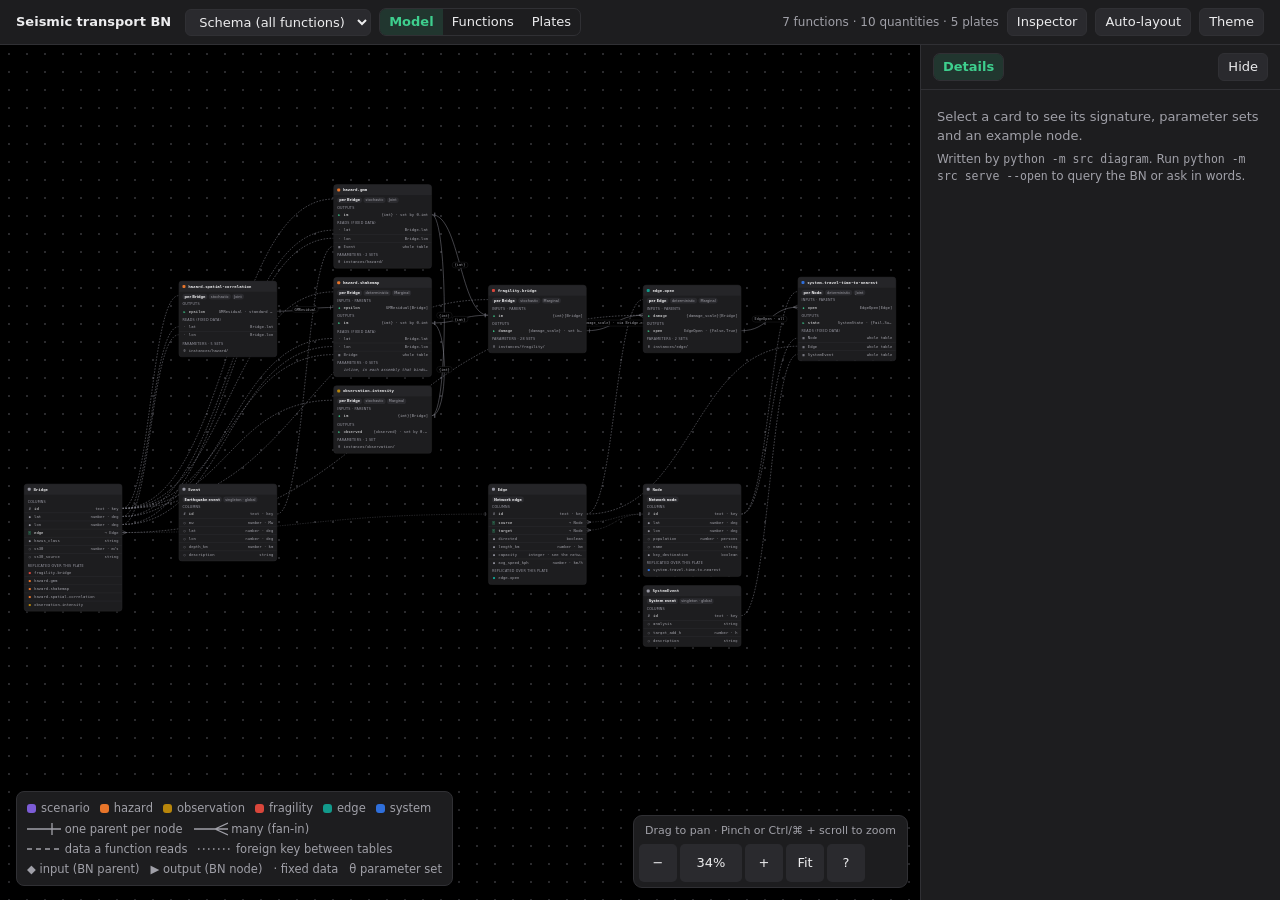
<file: schema/diagram.html>
<!doctype html>
<html lang="en" data-theme="dark">
<head>
<meta charset="utf-8">
<meta name="viewport" content="width=device-width, initial-scale=1">
<title>Seismic Transport BN</title>
<style>
:root {
  --bg: #f6f6f7; --canvas: #fbfbfc; --grid: #dcdce1; --card: #ffffff; --card-line: #e3e3e8;
  --head: #f3f3f5; --text: #1b1b1f; --muted: #6c6c78; --faint: #9a9aa5; --chip: #efeff2;
  --wire: #a3a3ae; --hi: #0e9f6e; --hi-soft: rgba(14,159,110,.12); --warn: #b45309; --warn-soft: #fef3c7;
  --bad: #b91c1c; --bad-soft: #fee2e2;
  --shadow: 0 1px 2px rgba(0,0,0,.05), 0 4px 14px rgba(0,0,0,.05);
  --r-scenario: #7c5cd6; --r-hazard: #e8752a; --r-observation: #b8860b; --r-fragility: #d9463b;
  --r-edge: #129a8b; --r-system: #2f6fdb;
  --mono: ui-monospace, "Cascadia Code", "SF Mono", Menlo, Consolas, monospace;
  --sans: system-ui, -apple-system, "Segoe UI", Roboto, sans-serif;
}
@media (prefers-color-scheme: dark) {
  :root:not([data-theme="light"]) {
    --bg: #111112; --canvas: #000000; --grid: #2a2a2d; --card: #1d1d1f; --card-line: #303034;
    --head: #252528; --text: #ececee; --muted: #a0a0a8; --faint: #9898a3; --chip: #2a2a2e;
    --wire: #8b8b96; --hi: #3ecf8e; --hi-soft: rgba(62,207,142,.14); --warn: #fbbf24; --warn-soft: #3a2c0b;
    --bad: #fca5a5; --bad-soft: #3b1212;
    --shadow: 0 1px 2px rgba(0,0,0,.4), 0 6px 18px rgba(0,0,0,.35);
  }
}
:root[data-theme="dark"] {
  color-scheme: dark;
  --bg: #111112; --canvas: #000000; --grid: #2a2a2d; --card: #1d1d1f; --card-line: #303034;
  --head: #252528; --text: #ececee; --muted: #a0a0a8; --faint: #9898a3; --chip: #2a2a2e;
  --wire: #8b8b96; --hi: #3ecf8e; --hi-soft: rgba(62,207,142,.14); --warn: #fbbf24; --warn-soft: #3a2c0b;
  --bad: #fca5a5; --bad-soft: #3b1212;
  --shadow: 0 1px 2px rgba(0,0,0,.4), 0 6px 18px rgba(0,0,0,.35);
}
* { box-sizing: border-box; }
html, body { margin: 0; height: 100%; }
body { height: 100dvh; }
body { background: var(--bg); color: var(--text); font: 13px/1.4 var(--sans); display: flex; flex-direction: column; overflow: hidden; }
button, select, input, textarea { font: inherit; color: inherit; }

.bar { display: flex; flex-wrap: wrap; align-items: center; gap: 8px; padding: 8px 16px; border-bottom: 1px solid var(--card-line); background: var(--card); z-index: 3; }
.brand { font-weight: 600; margin-right: 6px; }
.bar > * { min-width: 0; }
.bar select { max-width: min(260px, 100%); text-overflow: ellipsis; }
.bar select, .bar button, .side button, .side select, .side input, .side textarea {
  background: var(--chip); border: 1px solid var(--card-line); border-radius: 6px; padding: 4px 9px; }
.bar button, .side button { cursor: pointer; }
.bar button:hover, .side button:hover { border-color: var(--faint); }
.seg { display: inline-flex; border: 1px solid var(--card-line); border-radius: 7px; overflow: hidden; }
.seg button { border: 0 !important; border-radius: 0 !important; background: transparent !important; }
.seg button.on { background: var(--hi-soft) !important; color: var(--hi); font-weight: 600; }
.seg button:disabled { opacity: .4; cursor: default; }
.spacer { flex: 1; }
#stats { color: var(--muted); font-size: 12px; }

main { position: relative; flex: 1; min-height: 0; display: flex; }
#canvas { position: relative; flex: 1; overflow: hidden; cursor: grab; touch-action: none;
  container-type: inline-size;
  background-color: var(--canvas);
  background-image: radial-gradient(var(--grid) 1px, transparent 1px); background-size: 18px 18px; }
#canvas.panning { cursor: grabbing; }
#world { position: absolute; left: 0; top: 0; transform-origin: 0 0; }
#wires { position: absolute; left: 0; top: 0; overflow: visible; width: 1px; height: 1px; pointer-events: none; }
#wires path.wire { fill: none; stroke: var(--wire); stroke-width: 1.4; }
#wires path.hit { fill: none; stroke: transparent; stroke-width: 12; pointer-events: stroke; cursor: help; }
#wires path.end { fill: none; stroke: var(--wire); stroke-width: 1.4; }
#wires path.wire.data { stroke-dasharray: 5 4; }
#wires path.wire.fk { stroke-dasharray: 1.5 3.5; }
#wires g.hot path.wire, #wires g.hot path.end { stroke: var(--hi); stroke-width: 2; }
#wires g.dim { opacity: .25; }
.wlabel { position: absolute; transform: translate(-50%, -50%); font: 10.5px/1 var(--mono); color: var(--muted);
  background: var(--canvas); border: 1px solid var(--card-line); border-radius: 10px; padding: 3px 7px; white-space: nowrap; pointer-events: none; }
.wlabel.hot { color: var(--hi); border-color: var(--hi); }
.wlabel.dim { opacity: .25; }

.card { position: absolute; width: 292px; background: var(--card); border: 1px solid var(--card-line); border-radius: 9px;
  box-shadow: var(--shadow); user-select: none; cursor: default; }
.card.sel { border-color: var(--hi); box-shadow: 0 0 0 3px var(--hi-soft), var(--shadow); }
.card.ran .head::after { content: "computed"; margin-left: auto; font: 600 9.5px/1 var(--sans); letter-spacing: .05em;
  text-transform: uppercase; color: var(--hi); }
.card .head { display: flex; align-items: center; gap: 8px; padding: 8px 10px; background: var(--head); border-bottom: 1px solid var(--card-line);
  border-radius: 9px 9px 0 0; cursor: move; }
.card .dot { width: 9px; height: 9px; border-radius: 3px; flex: none; }
.card .fid { font: 600 12px/1.2 var(--mono); overflow: hidden; text-overflow: ellipsis; white-space: nowrap; }
.card .sub { display: flex; flex-wrap: wrap; gap: 4px; padding: 6px 10px 2px; }
.chip { font-size: 10.5px; padding: 1px 6px; border-radius: 9px; background: var(--chip); color: var(--muted); white-space: nowrap; }
.chip.plate { color: var(--text); font-weight: 600; }
.chip.warn { background: var(--warn-soft); color: var(--warn); }
.sec { padding: 6px 10px 2px; font-size: 10px; text-transform: uppercase; letter-spacing: .06em; color: var(--faint); }
.row { display: flex; align-items: center; gap: 7px; padding: 3px 10px; min-height: 24px; font: 11.5px/1.2 var(--mono); }
.row + .row { border-top: 1px solid var(--card-line); }
.row .ico { width: 12px; text-align: center; color: var(--faint); flex: none; font-size: 10px; }
.row .nm { flex: 1; overflow: hidden; text-overflow: ellipsis; white-space: nowrap; }
.row .ty { color: var(--muted); overflow: hidden; text-overflow: ellipsis; white-space: nowrap; max-width: 60%; text-align: right; }
.row.in .ico, .row.out .ico { color: var(--hi); }
.row.dimrow { color: var(--muted); }
.row.more { color: var(--faint); font-style: italic; }
.card .foot { height: 6px; }

.side { width: clamp(260px, 30vw, 360px); min-width: 0; min-height: 0; flex: none; border-left: 1px solid var(--card-line); background: var(--card); display: none; flex-direction: column; z-index: 5; }
body.inspector-open .side { display: flex; }
#inspector-close { margin-left: auto; }
.side .tabs { padding: 8px 12px; border-bottom: 1px solid var(--card-line); display: flex; gap: 8px; align-items: center; }
.pane { flex: 1; min-height: 0; overflow: auto; overflow-wrap: anywhere; padding: 12px 16px 24px; overscroll-behavior: contain; }
.pane[hidden] { display: none; }
.pane h2 { font: 600 14px/1.3 var(--mono); margin: 0 0 2px; word-break: break-all; }
.pane h3 { font-size: 11px; text-transform: uppercase; letter-spacing: .06em; color: var(--faint); margin: 16px 0 6px; }
.pane p { margin: 6px 0; color: var(--muted); }
.sig, .stmt { font: 11.5px/1.55 var(--mono); background: var(--chip); border-radius: 7px; padding: 8px 10px; white-space: pre-wrap; word-break: break-word; }
.stmt { color: var(--text); border-left: 3px solid var(--hi); }
.stmt.refused { border-left-color: var(--bad); }
.pane table { width: 100%; border-collapse: collapse; font-size: 12px; }
.pane td, .pane th { padding: 4px 4px; border-top: 1px solid var(--card-line); vertical-align: top; text-align: left; }
.pane th { font-weight: 600; color: var(--muted); font-size: 11px; }
.pane td.mono, .pane td:first-child { font-family: var(--mono); font-size: 11.5px; }
.pane td.num { text-align: right; white-space: nowrap; font-variant-numeric: tabular-nums; }
.pane code, .pane pre { font-family: var(--mono); font-size: 11.5px; }
.pane pre { background: var(--chip); border-radius: 7px; padding: 8px 10px; overflow: auto; margin: 4px 0; }
.field { display: grid; grid-template-columns: 1fr 150px; gap: 6px; align-items: center; margin: 5px 0; }
.field label { font: 11.5px/1.3 var(--mono); color: var(--muted); word-break: break-all; }
.field input, .field select { width: 100%; min-width: 0; }
.field.wide { grid-template-columns: 1fr; }
.inline { display: flex; gap: 6px; align-items: center; flex-wrap: wrap; }
.inline > * { min-width: 0; }
textarea.json { width: 100%; min-height: 130px; font: 11.5px/1.45 var(--mono); resize: vertical; }
.primary { background: var(--hi) !important; color: #fff !important; border-color: var(--hi) !important; font-weight: 600; }
.note { font-size: 12px; color: var(--muted); }
.err { color: var(--bad); background: var(--bad-soft); border-radius: 7px; padding: 8px 10px; font-size: 12px; white-space: pre-wrap; }
.warnbox { color: var(--warn); background: var(--warn-soft); border-radius: 7px; padding: 6px 10px; font-size: 12px; margin: 6px 0; }
.bubble { margin: 10px 0; }
.bubble.user { background: var(--hi-soft); border-radius: 9px; padding: 8px 10px; }
.bubble.answer { white-space: pre-wrap; }
.bubble .stmt { margin: 6px 0; }
#askform { display: flex; gap: 6px; padding: 10px 12px; border-top: 1px solid var(--card-line); }
#askform textarea { flex: 1; min-height: 38px; height: 38px; resize: vertical; }
#askform[hidden] { display: none; }

#legend { position: absolute; left: 16px; bottom: 14px; background: var(--card); border: 1px solid var(--card-line); border-radius: 8px;
  padding: 8px 10px; font-size: 11.5px; color: var(--muted); box-shadow: var(--shadow); display: grid; gap: 4px; max-width: calc(100% - 292px); }
#legend .roles { display: flex; flex-wrap: wrap; gap: 4px 10px; }
#legend .roles span { display: inline-flex; align-items: center; gap: 5px; }
#legend i { display: inline-block; width: 9px; height: 9px; border-radius: 3px; }
#legend svg { vertical-align: middle; }
#banner { position: absolute; left: 16px; right: 16px; top: 12px; background: var(--warn-soft); color: var(--warn); border-radius: 8px; padding: 10px 12px;
  font: 12px/1.45 var(--mono); white-space: pre-wrap; z-index: 2; }
#banner[hidden] { display: none; }
#tip { position: fixed; z-index: 10; max-width: 340px; background: var(--card); border: 1px solid var(--card-line); border-radius: 7px; padding: 7px 9px;
  font-size: 12px; box-shadow: var(--shadow); pointer-events: none; }
#tip[hidden] { display: none; }
#tip b { font-family: var(--mono); }
#canvas.compact-navigation #legend { display: none; }
@container (max-width: 650px) {
  #legend { display: none; }
}
@media (max-width: 1000px), (max-height: 500px) {
  .side { position: absolute; top: 0; right: 0; bottom: 0; width: min(360px, calc(100% - 24px)); box-shadow: -4px 0 20px #0005; }
}
@media (max-width: 900px) {
  #stats { display: none; }
  .bar { padding: 6px 8px; gap: 5px; }
}
@media (max-width: 640px) {
  .brand { display: none; }
  .bar select { max-width: 180px; }
}
</style>
</head>
<body>
<header class="bar">
  <span class="brand">Seismic transport BN</span>
  <select id="view" aria-label="Bayesian network"></select>
  <div class="seg" id="tabs">
    <button data-tab="model" class="on" title="Functions and the tables they read, in one picture">Model</button>
    <button data-tab="functions" title="Only the functions and the variables between them">Functions</button>
    <button data-tab="plates" title="Only the tables and their foreign keys">Plates</button>
  </div>
  <span class="spacer"></span>
  <span id="stats">Loading…</span>
  <button id="inspector-toggle" aria-controls="inspector-panel" aria-expanded="false">Inspector</button>
  <button id="relayout" title="Discard dragged positions">Auto-layout</button>
  <button id="theme" title="Toggle theme">Theme</button>
</header>
<main>
  <div id="canvas" role="region" aria-label="Interactive schema diagram">
    <div id="world"><svg id="wires"></svg><div id="labels"></div><div id="cards"></div></div>
    <div id="banner" hidden></div>
    <div id="legend"></div>
  </div>
  <aside class="side" id="inspector-panel" aria-label="Diagram inspector">
    <div class="tabs"><div class="seg" id="sidetabs">
      <button data-pane="query" class="on">Query</button>
      <button data-pane="ask">Ask</button>
      <button data-pane="details">Details</button>
    </div><button id="inspector-close" aria-label="Hide diagram inspector">Hide</button></div>
    <section class="pane" id="pane-query"></section>
    <section class="pane" id="pane-ask" hidden><div id="chatlog"></div></section>
    <section class="pane" id="pane-details" hidden><p>Select a card to see its signature, parameter sets and an example node.</p></section>
    <form id="askform" hidden><textarea id="question" placeholder="Ask in words, e.g. how likely is n1 to lose its route to n66 if the magnitude is 7?"></textarea><button class="primary">Ask</button></form>
  </aside>
  <div id="tip" hidden></div>
</main>
<script>
/* Shared navigation for the schema canvas and the application's BN drawing. */
function diagramNavigation(viewport, { get, set, fit, ignoreDrag = () => false, onClick = () => {}, help = "" }) {
  if (!document.getElementById("diagram-navigation-style")) {
    const style = document.createElement("style");
    style.id = "diagram-navigation-style";
    style.textContent = `
      .diagram-viewport { cursor: grab; touch-action: none; container-type: inline-size; }
      .diagram-viewport.panning { cursor: grabbing; }
      .diagram-viewport:focus-visible { outline: 2px solid var(--hi, var(--accent)); outline-offset: -3px; }
      .diagram-navigation { position: absolute; right: 12px; bottom: 12px; z-index: 4; max-width: calc(100% - 24px);
        background: var(--card, var(--raised)); color: var(--text, var(--ink)); border: 1px solid var(--card-line, var(--border));
        border-radius: 9px; padding: 5px; box-shadow: 0 2px 12px #0005; cursor: default; }
      .diagram-navigation .nav-buttons { display: flex; gap: 3px; align-items: center; }
      .diagram-navigation button, .diagram-navigation summary { min-width: 38px; min-height: 38px; padding: 6px 9px;
        background: var(--chip, var(--surface)); color: inherit; border: 1px solid transparent; border-radius: 5px;
        font: inherit; cursor: pointer; text-align: center; }
      .diagram-navigation button:focus-visible, .diagram-navigation summary:focus-visible { outline: 2px solid var(--hi, var(--accent)); }
      .diagram-navigation button:hover, .diagram-navigation summary:hover { border-color: var(--faint, var(--muted)); }
      .diagram-navigation button:disabled { opacity: .4; cursor: default; }
      .diagram-navigation [data-nav=actual] { min-width: 62px; font-variant-numeric: tabular-nums; }
      .diagram-navigation summary { display: grid; place-items: center; list-style: none; }
      .diagram-navigation summary::-webkit-details-marker { display: none; }
      .diagram-navigation .nav-help { position: absolute; right: 0; bottom: 56px; width: 290px; max-width: calc(100vw - 36px);
        padding: 12px; border-radius: 8px; background: inherit; border: inherit; box-shadow: inherit; font: 12px/1.7 system-ui; }
      .diagram-navigation .nav-hint { padding: 2px 6px 5px; color: var(--muted, var(--ink-2)); font: 11px/1.4 system-ui; }
      .compact-navigation .diagram-navigation .nav-hint { display: none; }
      @container (max-width: 480px) {
        .diagram-navigation { right: 8px; bottom: 8px; padding: 3px; }
        .diagram-navigation .nav-hint { display: none; }
      }
    `;
    document.head.append(style);
  }
  viewport.classList.add("diagram-viewport");
  viewport.tabIndex = 0;
  const controls = document.createElement("div");
  controls.className = "diagram-navigation";
  controls.setAttribute("role", "group");
  controls.setAttribute("aria-label", "Diagram navigation");
  controls.innerHTML = `<div class="nav-hint">Drag to pan · Pinch or Ctrl/⌘ + scroll to zoom</div><div class="nav-buttons">
    <button type="button" data-nav="out" aria-label="Zoom out" title="Zoom out (−)">−</button>
    <button type="button" data-nav="actual" aria-label="Reset zoom to 100 percent" title="Reset zoom to 100% (0)">100%</button>
    <button type="button" data-nav="in" aria-label="Zoom in" title="Zoom in (+)">+</button>
    <button type="button" data-nav="fit" title="Fit the whole diagram (F or Home)">Fit</button>
    <details><summary aria-label="Navigation help" title="Navigation help">?</summary><div class="nav-help">
      Drag the diagram to move around.<br>Scroll to move; Shift + scroll to move sideways.<br>
      Pinch or Ctrl/⌘ + scroll to zoom at the pointer.<br>Double-click to zoom in; Shift + double-click to zoom out.<br>
      Keyboard: + / − to zoom, arrows to move, F to fit, 0 for 100%.${help ? `<br>${help}` : ""}
    </div></details></div>`;
  viewport.append(controls);
  const MIN = 0.02, MAX = 4;
  let fitted = true;
  const update = () => {
    const { k } = get();
    controls.querySelector('[data-nav="actual"]').textContent = `${Math.round(k * 100)}%`;
    controls.querySelector('[data-nav="out"]').disabled = k <= MIN;
    controls.querySelector('[data-nav="in"]').disabled = k >= MAX;
  };
  const change = value => { fitted = false; set(value); update(); };
  const fitAll = () => { fit(); fitted = true; update(); };
  const zoom = (k, x = viewport.clientWidth / 2, y = viewport.clientHeight / 2) => {
    const old = get();
    k = Math.min(MAX, Math.max(MIN, k));
    change({ k, tx: x - (x - old.tx) * k / old.k, ty: y - (y - old.ty) * k / old.k });
  };
  const pan = (dx, dy) => { const v = get(); change({ ...v, tx: v.tx + dx, ty: v.ty + dy }); };
  const local = e => { const r = viewport.getBoundingClientRect(); return { x: e.clientX - r.left, y: e.clientY - r.top }; };
  controls.addEventListener("click", e => {
    const action = e.target.closest("[data-nav]")?.dataset.nav;
    if (!action) return;
    if (action === "fit") fitAll();
    else zoom(action === "actual" ? 1 : get().k * (action === "in" ? 1.25 : 0.8));
  });
  viewport.addEventListener("wheel", e => {
    if (e.target.closest(".diagram-navigation")) return;
    e.preventDefault();
    const unit = e.deltaMode === 1 ? 16 : e.deltaMode === 2 ? viewport.clientHeight : 1;
    if (e.ctrlKey || e.metaKey) {
      const p = local(e);
      zoom(get().k * Math.exp(-Math.max(-200, Math.min(200, e.deltaY * unit)) * 0.01), p.x, p.y);
    } else if (e.shiftKey && !e.deltaX) pan(-e.deltaY * unit, 0);
    else pan(-e.deltaX * unit, -e.deltaY * unit);
  }, { passive: false });
  viewport.addEventListener("dblclick", e => {
    if (e.target.closest(".diagram-navigation, #legend, #banner")) return;
    e.preventDefault();
    const p = local(e);
    zoom(get().k * (e.shiftKey ? 0.5 : 2), p.x, p.y);
  });
  const pointers = new Map();
  let gesture = null;
  const seed = () => {
    if (!pointers.size) { gesture = null; viewport.classList.remove("panning"); return; }
    const ps = [...pointers.values()];
    const center = ps.length > 1 ? { x: (ps[0].x + ps[1].x) / 2, y: (ps[0].y + ps[1].y) / 2 } : ps[0];
    gesture = { ...get(), center, distance: ps.length > 1 ? Math.hypot(ps[1].x - ps[0].x, ps[1].y - ps[0].y) : 0,
      moved: ps.length > 1, target: ps[0].target, button: ps[0].button };
  };
  viewport.addEventListener("pointerdown", e => {
    if (![0, 1].includes(e.button) || e.target.closest(".diagram-navigation, #legend, #banner") || ignoreDrag(e)) return;
    viewport.focus({ preventScroll: true });
    e.preventDefault();
    pointers.set(e.pointerId, { ...local(e), target: e.target, button: e.button });
    viewport.setPointerCapture(e.pointerId);
    seed();
  });
  viewport.addEventListener("pointermove", e => {
    if (!pointers.has(e.pointerId)) return;
    pointers.set(e.pointerId, { ...pointers.get(e.pointerId), ...local(e) });
    const ps = [...pointers.values()];
    const center = ps.length > 1 ? { x: (ps[0].x + ps[1].x) / 2, y: (ps[0].y + ps[1].y) / 2 } : ps[0];
    const dx = center.x - gesture.center.x, dy = center.y - gesture.center.y;
    if (ps.length > 1 || Math.abs(dx) + Math.abs(dy) > 3) gesture.moved = true;
    if (!gesture.moved) return;
    viewport.classList.add("panning");
    const k = ps.length > 1 && gesture.distance
      ? Math.min(MAX, Math.max(MIN, gesture.k * Math.hypot(ps[1].x - ps[0].x, ps[1].y - ps[0].y) / gesture.distance)) : gesture.k;
    change({ k, tx: center.x - (gesture.center.x - gesture.tx) * k / gesture.k,
      ty: center.y - (gesture.center.y - gesture.ty) * k / gesture.k });
  });
  const end = e => {
    if (!pointers.has(e.pointerId)) return;
    if (e.type === "pointerup" && pointers.size === 1 && !gesture.moved && gesture.button === 0) onClick(gesture.target);
    pointers.delete(e.pointerId);
    if (viewport.hasPointerCapture(e.pointerId)) viewport.releasePointerCapture(e.pointerId);
    seed();
    if (gesture) gesture.moved = true; // Lifting one finger after a pinch is never a click.
  };
  for (const event of ["pointerup", "pointercancel", "lostpointercapture"]) viewport.addEventListener(event, end);
  viewport.addEventListener("keydown", e => {
    if (e.target !== viewport || e.ctrlKey || e.metaKey || e.altKey) return;
    if (["+", "="].includes(e.key)) zoom(get().k * 1.25);
    else if (e.key === "-") zoom(get().k * 0.8);
    else if (e.key === "0") zoom(1);
    else if (["f", "F", "Home"].includes(e.key)) fitAll();
    else if (e.key.startsWith("Arrow")) {
      const d = e.shiftKey ? 160 : 60;
      pan(e.key === "ArrowLeft" ? d : e.key === "ArrowRight" ? -d : 0,
        e.key === "ArrowUp" ? d : e.key === "ArrowDown" ? -d : 0);
    } else return;
    e.preventDefault();
  });
  update();
  let previousSize = null;
  new ResizeObserver(() => {
    const width = viewport.clientWidth, height = viewport.clientHeight;
    if (!width || !height) return;
    const compact = width < 480 || height < 320;
    const controlsChanged = viewport.classList.contains("compact-navigation") !== compact;
    viewport.classList.toggle("compact-navigation", compact);
    if (controlsChanged || previousSize && (width !== previousSize.width || height !== previousSize.height)) {
      if (fitted) fitAll();
      else if (previousSize) {
        const value = get();
        set({ ...value, tx: value.tx + (width - previousSize.width) / 2, ty: value.ty + (height - previousSize.height) / 2 });
        update();
      }
    }
    previousSize = { width, height };
  }).observe(viewport);
  return { update, zoom, fit: fitAll, markFitted: () => { fitted = true; } };
}
</script>
<script>window.BN_DATA = {
 "quantities": {
  "PGA": {
   "id": "PGA",
   "label": "Peak ground acceleration",
   "kind": "continuous",
   "unit": "g",
   "range": [
    0,
    null
   ],
   "description": "An intensity measure at one bridge. A hazard function producing it on the Bridge plate feeds any fragility function consuming the same IM; a GMM or ShakeMap declared with \"{imt}\" produces whichever IM its parameters name.",
   "type": "g"
  },
  "PGV": {
   "id": "PGV",
   "label": "Peak ground velocity",
   "kind": "continuous",
   "unit": "cm/s",
   "range": [
    0,
    null
   ],
   "description": "An intensity measure at one bridge. A hazard function producing it on the Bridge plate feeds any fragility function consuming the same IM; a GMM or ShakeMap declared with \"{imt}\" produces whichever IM its parameters name.",
   "type": "cm/s"
  },
  "SA(0.3)": {
   "id": "SA(0.3)",
   "label": "Spectral acceleration, T = 0.3 s, 5% damping",
   "kind": "continuous",
   "unit": "g",
   "range": [
    0,
    null
   ],
   "description": "An intensity measure at one bridge. A hazard function producing it on the Bridge plate feeds any fragility function consuming the same IM; a GMM or ShakeMap declared with \"{imt}\" produces whichever IM its parameters name.",
   "type": "g"
  },
  "SA(1.0)": {
   "id": "SA(1.0)",
   "label": "Spectral acceleration, T = 1.0 s, 5% damping",
   "kind": "continuous",
   "unit": "g",
   "range": [
    0,
    null
   ],
   "description": "An intensity measure at one bridge. A hazard function producing it on the Bridge plate feeds any fragility function consuming the same IM; a GMM or ShakeMap declared with \"{imt}\" produces whichever IM its parameters name.",
   "type": "g"
  },
  "SA(3.0)": {
   "id": "SA(3.0)",
   "label": "Spectral acceleration, T = 3.0 s, 5% damping",
   "kind": "continuous",
   "unit": "g",
   "range": [
    0,
    null
   ],
   "description": "An intensity measure at one bridge. A hazard function producing it on the Bridge plate feeds any fragility function consuming the same IM; a GMM or ShakeMap declared with \"{imt}\" produces whichever IM its parameters name.",
   "type": "g"
  },
  "SAObs(1.0)": {
   "id": "SAObs(1.0)",
   "label": "Observed spectral acceleration, T = 1.0 s, 5% damping",
   "kind": "continuous",
   "unit": "g",
   "range": [
    null,
    null
   ],
   "description": "A measurement of SA(1.0) at one bridge, with error. Observing it conditions the bridge's SA(1.0) softly, where observing SA(1.0) itself would fix it.",
   "type": "g"
  },
  "GMResidual": {
   "id": "GMResidual",
   "label": "Normalised ground-motion residual at one bridge",
   "kind": "continuous",
   "unit": "standard deviations",
   "range": [
    null,
    null
   ],
   "description": "epsilon in ln IM = ln median + sigma * epsilon. Standard normal at each bridge, correlated between bridges. A node of its own so the spatial dependence is explicit in the BN, where observations could later condition it.",
   "type": "standard deviations"
  },
  "DamageState.HazusBridge": {
   "id": "DamageState.HazusBridge",
   "label": "Hazus highway-bridge damage state",
   "kind": "discrete",
   "states": [
    "none",
    "slight",
    "moderate",
    "extensive",
    "complete"
   ],
   "type": "enum(5)"
  },
  "EdgeOpen": {
   "id": "EdgeOpen",
   "label": "Edge open to traffic",
   "kind": "discrete",
   "states": [
    "False",
    "True"
   ],
   "description": "False closed, True open (state indices 0 and 1). The edge state the system functions read.",
   "type": "{False,True}"
  },
  "SystemState": {
   "id": "SystemState",
   "label": "System event survives",
   "kind": "discrete",
   "states": [
    "Fail",
    "Survival"
   ],
   "description": "Fail or Survival (state indices 0 and 1), by the event's own definition: a travel time within its tolerance of the intact network's, or a max flow at or above its threshold. The binary node a system-reliability analysis is about.",
   "type": "{Fail,Survival}"
  }
 },
 "entities": [
  {
   "id": "Event",
   "label": "Earthquake event",
   "singleton": true,
   "attributes": {
    "mw": {
     "type": "number",
     "unit": "Mw",
     "required": false
    },
    "lat": {
     "type": "number",
     "unit": "deg",
     "required": false
    },
    "lon": {
     "type": "number",
     "unit": "deg",
     "required": false
    },
    "depth_km": {
     "type": "number",
     "unit": "km",
     "required": false
    },
    "description": {
     "type": "string",
     "required": false
    }
   },
   "description": "The global plate. Values here are the scenario a fixed-scenario function reads; a ShakeMap assembly needs none of them."
  },
  {
   "id": "Node",
   "label": "Network node",
   "attributes": {
    "lat": {
     "type": "number",
     "unit": "deg"
    },
    "lon": {
     "type": "number",
     "unit": "deg"
    },
    "population": {
     "type": "number",
     "unit": "persons",
     "required": false
    },
    "name": {
     "type": "string",
     "required": false
    },
    "key_destination": {
     "type": "boolean",
     "description": "A key destination (e.g. an airport or hospital). System functions use these as destinations, and the other nodes as origins."
    }
   }
  },
  {
   "id": "Edge",
   "label": "Network edge",
   "attributes": {
    "source": {
     "ref": "Node"
    },
    "target": {
     "ref": "Node"
    },
    "directed": {
     "type": "boolean"
    },
    "length_km": {
     "type": "number",
     "unit": "km"
    },
    "capacity": {
     "type": "integer",
     "unit": "see the network's assumptions"
    },
    "avg_speed_kph": {
     "type": "number",
     "unit": "km/h",
     "description": "Average travel speed on this edge; travel time is length_km / avg_speed_kph."
    }
   }
  },
  {
   "id": "Bridge",
   "label": "Bridge",
   "attributes": {
    "lat": {
     "type": "number",
     "unit": "deg"
    },
    "lon": {
     "type": "number",
     "unit": "deg"
    },
    "edge": {
     "ref": "Edge",
     "description": "The edge this bridge carries. An edge with several bridges is open only if every one is in a damage state its closure policy keeps open."
    },
    "hazus_class": {
     "type": "string",
     "description": "HWB1 ... HWB28; selects the fragility parameter set."
    },
    "vs30": {
     "type": "number",
     "unit": "m/s",
     "required": false,
     "description": "Time-averaged shear-wave velocity of the top 30 m at the bridge. Give it where known; python -m src vs30 fills the rest from the USGS Global Vs30 Mosaic."
    },
    "vs30_source": {
     "type": "string",
     "required": false,
     "description": "Where vs30 came from: absent or 'user' for a supplied value, usgs-global-vs30-mosaic for the proxy."
    }
   },
   "description": "A bridge, where it is and what kind it is. Its location is what every hazard function reads, so ground motion is one node per bridge."
  },
  {
   "id": "SystemEvent",
   "label": "System event",
   "singleton": true,
   "description": "What counts as the network surviving, for the system function to judge. One per network for now. Its destinations are the nodes marked key_destination; its origins are the nodes the assembly binds the system function to.",
   "attributes": {
    "analysis": {
     "type": "string",
     "required": false,
     "default": "system.travel-time-to-nearest",
     "description": "The system function that judges this event; the assembly must bind that one."
    },
    "target_add_h": {
     "type": "number",
     "unit": "h",
     "minimum": 0,
     "step": 0.5,
     "required": false,
     "default": 0.5,
     "description": "Extra time allowed over the intact network's travel time to the nearest key destination, in hours."
    },
    "description": {
     "type": "string",
     "required": false
    }
   }
  }
 ],
 "views": [
  {
   "id": "library",
   "label": "Schema: every possible connection",
   "network": null,
   "cards": [
    {
     "key": "edge.open",
     "function": "edge.open",
     "label": "Edge open unless a bridge on it is damaged to a closing state",
     "role": "edge",
     "per": "Edge",
     "inputs": [
      {
       "name": "damage",
       "quantity": "{damage_scale}",
       "over": "Bridge",
       "via": "Bridge.edge",
       "description": "The damage state of every bridge whose `edge` is this edge, on the damage scale the closure policy is written for: zero, one or several parents.",
       "choices": [
        "DamageState.HazusBridge"
       ],
       "template": "damage_scale",
       "kind": "reverse"
      }
     ],
     "outputs": [
      {
       "name": "open",
       "quantity": "EdgeOpen",
       "choices": [
        "EdgeOpen"
       ],
       "template": null
      }
     ],
     "attributes": [],
     "tables": [],
     "has_parameters": true,
     "implementation": "src.builder.kernels.edge:EdgeOpen",
     "deterministic": true,
     "drawKind": "Marginal",
     "capabilities": [
      "SampleForward",
      "EvaluateLikelihood"
     ],
     "description": "Each bridge sits on one edge (Bridge.edge). The edge is open only if every bridge on it is in a damage state its closure policy keeps open, the parameter set's usable_states; an edge with no bridge is always open, as only bridges are fragile in this library. A roadway fragility would add a second input here.",
     "parameter_sets": [
      {
       "id": "policy.closed-at-extensive",
       "label": "Closed at Extensive or Complete",
       "count": null
      },
      {
       "id": "policy.closed-at-moderate",
       "label": "Closed at Moderate or worse (conservative)",
       "count": null
      }
     ],
     "n_parameter_sets": 2
    },
    {
     "key": "fragility.bridge",
     "function": "fragility.bridge",
     "label": "Bridge fragility",
     "role": "fragility",
     "per": "Bridge",
     "inputs": [
      {
       "name": "im",
       "quantity": "{imt}",
       "over": "Bridge",
       "via": "self",
       "description": "The IM the curve is defined on, at this bridge.",
       "choices": [
        "PGA",
        "PGV",
        "SA(0.3)",
        "SA(1.0)",
        "SA(3.0)"
       ],
       "template": "imt",
       "kind": "self"
      }
     ],
     "outputs": [
      {
       "name": "damage",
       "quantity": "{damage_scale}",
       "description": "On the damage scale the curve is defined on.",
       "choices": [
        "DamageState.HazusBridge"
       ],
       "template": "damage_scale"
      }
     ],
     "attributes": [],
     "tables": [],
     "has_parameters": true,
     "implementation": "src.builder.kernels.fragility:Fragility",
     "deterministic": false,
     "drawKind": "Marginal",
     "capabilities": [
      "SampleForward",
      "EvaluateLikelihood",
      "EvaluateDensity"
     ],
     "description": "Whichever curve the parameter set is, on whichever IM and damage scale it names: a curve on PGA wires only to a hazard that produces PGA, and one on a damage scale wires only to an edge closure policy on that scale. Skew, span-count or shape modifiers would be Bridge attributes under `attributes`.",
     "parameter_sets": [
      {
       "id": "hazus61.HWB1",
       "label": "Hazus 6.1 HWB1, base SA(1.0 s) curves",
       "count": null
      },
      {
       "id": "hazus61.HWB2",
       "label": "Hazus 6.1 HWB2, base SA(1.0 s) curves",
       "count": null
      },
      {
       "id": "hazus61.HWB3",
       "label": "Hazus 6.1 HWB3, base SA(1.0 s) curves",
       "count": null
      },
      {
       "id": "hazus61.HWB4",
       "label": "Hazus 6.1 HWB4, base SA(1.0 s) curves",
       "count": null
      },
      {
       "id": "hazus61.HWB5",
       "label": "Hazus 6.1 HWB5, base SA(1.0 s) curves",
       "count": null
      },
      {
       "id": "hazus61.HWB6",
       "label": "Hazus 6.1 HWB6, base SA(1.0 s) curves",
       "count": null
      },
      {
       "id": "hazus61.HWB7",
       "label": "Hazus 6.1 HWB7, base SA(1.0 s) curves",
       "count": null
      },
      {
       "id": "hazus61.HWB8",
       "label": "Hazus 6.1 HWB8, base SA(1.0 s) curves",
       "count": null
      },
      {
       "id": "hazus61.HWB9",
       "label": "Hazus 6.1 HWB9, base SA(1.0 s) curves",
       "count": null
      },
      {
       "id": "hazus61.HWB10",
       "label": "Hazus 6.1 HWB10, base SA(1.0 s) curves",
       "count": null
      },
      {
       "id": "hazus61.HWB11",
       "label": "Hazus 6.1 HWB11, base SA(1.0 s) curves",
       "count": null
      },
      {
       "id": "hazus61.HWB12",
       "label": "Hazus 6.1 HWB12, base SA(1.0 s) curves",
       "count": null
      },
      {
       "id": "hazus61.HWB13",
       "label": "Hazus 6.1 HWB13, base SA(1.0 s) curves",
       "count": null
      },
      {
       "id": "hazus61.HWB14",
       "label": "Hazus 6.1 HWB14, base SA(1.0 s) curves",
       "count": null
      },
      {
       "id": "hazus61.HWB15",
       "label": "Hazus 6.1 HWB15, base SA(1.0 s) curves",
       "count": null
      },
      {
       "id": "hazus61.HWB16",
       "label": "Hazus 6.1 HWB16, base SA(1.0 s) curves",
       "count": null
      },
      {
       "id": "hazus61.HWB17",
       "label": "Hazus 6.1 HWB17, base SA(1.0 s) curves",
       "count": null
      },
      {
       "id": "hazus61.HWB18",
       "label": "Hazus 6.1 HWB18, base SA(1.0 s) curves",
       "count": null
      },
      {
       "id": "hazus61.HWB19",
       "label": "Hazus 6.1 HWB19, base SA(1.0 s) curves",
       "count": null
      },
      {
       "id": "hazus61.HWB20",
       "label": "Hazus 6.1 HWB20, base SA(1.0 s) curves",
       "count": null
      },
      {
       "id": "hazus61.HWB21",
       "label": "Hazus 6.1 HWB21, base SA(1.0 s) curves",
       "count": null
      },
      {
       "id": "hazus61.HWB22",
       "label": "Hazus 6.1 HWB22, base SA(1.0 s) curves",
       "count": null
      },
      {
       "id": "hazus61.HWB23",
       "label": "Hazus 6.1 HWB23, base SA(1.0 s) curves",
       "count": null
      },
      {
       "id": "hazus61.HWB24",
       "label": "Hazus 6.1 HWB24, base SA(1.0 s) curves",
       "count": null
      },
      {
       "id": "hazus61.HWB25",
       "label": "Hazus 6.1 HWB25, base SA(1.0 s) curves",
       "count": null
      },
      {
       "id": "hazus61.HWB26",
       "label": "Hazus 6.1 HWB26, base SA(1.0 s) curves",
       "count": null
      },
      {
       "id": "hazus61.HWB27",
       "label": "Hazus 6.1 HWB27, base SA(1.0 s) curves",
       "count": null
      },
      {
       "id": "hazus61.HWB28",
       "label": "Hazus 6.1 HWB28, base SA(1.0 s) curves",
       "count": null
      }
     ],
     "n_parameter_sets": 28
    },
    {
     "key": "hazard.gmm",
     "function": "hazard.gmm",
     "label": "Ground-motion model",
     "role": "hazard",
     "per": "Bridge",
     "inputs": [],
     "outputs": [
      {
       "name": "im",
       "quantity": "{imt}",
       "choices": [
        "PGA",
        "PGV",
        "SA(0.3)",
        "SA(1.0)",
        "SA(3.0)"
       ],
       "template": "imt"
      }
     ],
     "attributes": [
      "lat",
      "lon"
     ],
     "tables": [
      "Event"
     ],
     "has_parameters": true,
     "implementation": "src.builder.kernels.hazard:Gmm",
     "deterministic": false,
     "drawKind": "Joint",
     "capabilities": [
      "SampleForward",
      "EvaluateLikelihood",
      "EvaluateDensity"
     ],
     "description": "Median ln IM at each bridge from the event's magnitude and the bridge's distance, plus an independent residual per bridge, for whichever GMM the parameter set is. The event is fixed data: the one Event row's mw, lat, lon and depth_km, read like the bridge's own lat/lon, so it is no BN node. An uncertain rupture (e.g. sampled from a source model) would come back as a scenario function feeding an input here. Choose the set with parameter_set_by_location to use the model made for where the network is. Joint: one draw covers every bridge. The Campbell (2003) residuals are independent between bridges, which the result says; correlating them needs the between- and within-event split of sigma.",
     "parameter_sets": [
      {
       "id": "campbell-2003.ema-script-sa1",
       "label": "Campbell (2003) SA(1.0 s), as implemented by the EMA dataset script",
       "count": null
      },
      {
       "id": "demo.campbell-2003-in-california",
       "label": "DEMO ONLY: Campbell (2003) ENA coefficients applied in central California",
       "count": null
      }
     ],
     "n_parameter_sets": 2
    },
    {
     "key": "hazard.shakemap",
     "function": "hazard.shakemap",
     "label": "USGS ShakeMap, one IM at each bridge, from grid.xml and uncertainty.xml",
     "role": "hazard",
     "per": "Bridge",
     "inputs": [
      {
       "name": "epsilon",
       "quantity": "GMResidual",
       "over": "Bridge",
       "via": "self",
       "description": "This bridge's residual, from a field that carries the correlation between bridges.",
       "choices": [
        "GMResidual"
       ],
       "template": null,
       "kind": "self"
      }
     ],
     "outputs": [
      {
       "name": "im",
       "quantity": "{imt}",
       "choices": [
        "PGA",
        "PGV",
        "SA(0.3)",
        "SA(1.0)",
        "SA(3.0)"
       ],
       "template": "imt"
      }
     ],
     "attributes": [
      "lat",
      "lon"
     ],
     "tables": [
      "Bridge"
     ],
     "has_parameters": true,
     "implementation": "src.builder.kernels.hazard:ShakeMap",
     "deterministic": true,
     "drawKind": "Marginal",
     "capabilities": [
      "SampleForward",
      "EvaluateLikelihood"
     ],
     "description": "ln IM = ln median + sigma * epsilon, with the median from grid.xml (e.g. PSA10 for SA(1.0)) and sigma from uncertainty.xml (STDPSA10), both interpolated bilinearly on the log scale at the site. Deterministic given epsilon: the randomness, and the dependence between sites, live in the residual field. A bridge off the map gets the map's value at its nearest edge, an upper bound (USGS maps reach to where shaking has faded to light), not zero; a map that reaches no bridge is refused; a map without uncertainty.xml gives sigma = 0 and says so.",
     "parameter_sets": [],
     "n_parameter_sets": 0
    },
    {
     "key": "hazard.spatial-correlation",
     "function": "hazard.spatial-correlation",
     "label": "Spatially correlated ground-motion residual field",
     "role": "hazard",
     "per": "Bridge",
     "inputs": [],
     "outputs": [
      {
       "name": "epsilon",
       "quantity": "GMResidual",
       "choices": [
        "GMResidual"
       ],
       "template": null
      }
     ],
     "attributes": [
      "lat",
      "lon"
     ],
     "tables": [],
     "has_parameters": true,
     "implementation": "src.builder.kernels.hazard:SpatialCorrelationField",
     "deterministic": false,
     "drawKind": "Joint",
     "capabilities": [
      "SampleForward",
      "EvaluateLikelihood"
     ],
     "description": "One joint draw over every Bridge in the binding: epsilon = L z, with L L' = R, R_ij = exp(-3 h_ij / b) and h_ij the great-circle distance in km. L is the symmetric root from an eigendecomposition rather than a Cholesky factor, so bridges at the same location (correlation 1) do not make it fail. Applied to ShakeMap's conditional standard deviations this is OpenQuake's approximation: the correlation is the unconditional model's, not the one conditioned on the stations.",
     "parameter_sets": [
      {
       "id": "jayaram-baker-2009.pga",
       "label": "Jayaram & Baker (2009) at T = 0.0 s: range b = 8.5 km (no Vs30 clustering)",
       "count": null
      },
      {
       "id": "jayaram-baker-2009.sa0p3",
       "label": "Jayaram & Baker (2009) at T = 0.3 s: range b = 13.66 km (no Vs30 clustering)",
       "count": null
      },
      {
       "id": "jayaram-baker-2009.sa1p0",
       "label": "Jayaram & Baker (2009) at T = 1.0 s: range b = 25.7 km (no Vs30 clustering)",
       "count": null
      },
      {
       "id": "jayaram-baker-2009.sa3p0",
       "label": "Jayaram & Baker (2009) at T = 3.0 s: range b = 33.1 km (no Vs30 clustering)",
       "count": null
      },
      {
       "id": "independent.any-im",
       "label": "Independent bridges (no spatial correlation)",
       "count": null
      }
     ],
     "n_parameter_sets": 5
    },
    {
     "key": "observation.intensity",
     "function": "observation.intensity",
     "label": "Observed intensity measure, with relative error",
     "role": "observation",
     "per": "Bridge",
     "inputs": [
      {
       "name": "im",
       "quantity": "{imt}",
       "over": "Bridge",
       "via": "self",
       "description": "The intensity measure at this bridge that is measured.",
       "choices": [
        "SA(1.0)"
       ],
       "template": "imt",
       "kind": "self"
      }
     ],
     "outputs": [
      {
       "name": "observed",
       "quantity": "{observed}",
       "choices": [
        "SAObs(1.0)"
       ],
       "template": "observed"
      }
     ],
     "attributes": [],
     "tables": [],
     "has_parameters": true,
     "implementation": "src.builder.kernels.observation:ObservedIntensity",
     "deterministic": false,
     "drawKind": "Marginal",
     "capabilities": [
      "SampleForward",
      "EvaluateDensity",
      "EvaluateLikelihood"
     ],
     "description": "IM_obs ~ N(IM, (epsilon IM)^2) at each bridge, independently: a measurement whose error grows with the value. It has no children, so unobserved it changes nothing upstream; observed, it is a likelihood on the bridge's IM.",
     "parameter_sets": [
      {
       "id": "relative-sd-10pct.sa1p0",
       "label": "SA(1.0) measured with a 10% relative standard deviation",
       "count": null
      }
     ],
     "n_parameter_sets": 1
    },
    {
     "key": "system.travel-time-to-nearest",
     "function": "system.travel-time-to-nearest",
     "label": "Reaches the nearest key destination in time",
     "role": "system",
     "per": "Node",
     "inputs": [
      {
       "name": "open",
       "quantity": "EdgeOpen",
       "over": "Edge",
       "via": "*",
       "description": "Every edge's state: the comps_state ndtools reads.",
       "choices": [
        "EdgeOpen"
       ],
       "template": null,
       "kind": "all"
      }
     ],
     "outputs": [
      {
       "name": "state",
       "quantity": "SystemState",
       "description": "Survival if the nearest key destination is reached within the system event's target_add_h hours of the intact network's travel time, else Fail: ndtools' system state, which rsr's rules classify.",
       "choices": [
        "SystemState"
       ],
       "template": null
      }
     ],
     "attributes": [],
     "tables": [
      "Node",
      "Edge",
      "SystemEvent"
     ],
     "has_parameters": false,
     "implementation": "src.builder.kernels.system:TravelTimeToNearest",
     "deterministic": true,
     "drawKind": "Joint",
     "capabilities": [
      "SampleForward",
      "EvaluateLikelihood"
     ],
     "description": "For each origin node (bind it to the non-key nodes), whether it still reaches the nearest node marked key_destination in time, over the open edges, by ndtools' eval_travel_time_to_nearest. Each edge's weight is length_km / avg_speed_kph, in hours; the travel time itself is internal to the judgement, not a BN node. Joint across the Node plate: every origin reads the same edge states in the same sample.",
     "parameter_sets": [],
     "n_parameter_sets": 0
    }
   ],
   "links": [
    {
     "from": "fragility.bridge",
     "out": "damage",
     "to": "edge.open",
     "in": "damage",
     "quantity": "{damage_scale}",
     "via": "Bridge.edge",
     "kind": "reverse",
     "parents": null
    },
    {
     "from": "hazard.gmm",
     "out": "im",
     "to": "fragility.bridge",
     "in": "im",
     "quantity": "{imt}",
     "via": "self",
     "kind": "self",
     "parents": null
    },
    {
     "from": "hazard.shakemap",
     "out": "im",
     "to": "fragility.bridge",
     "in": "im",
     "quantity": "{imt}",
     "via": "self",
     "kind": "self",
     "parents": null
    },
    {
     "from": "hazard.spatial-correlation",
     "out": "epsilon",
     "to": "hazard.shakemap",
     "in": "epsilon",
     "quantity": "GMResidual",
     "via": "self",
     "kind": "self",
     "parents": null
    },
    {
     "from": "hazard.gmm",
     "out": "im",
     "to": "observation.intensity",
     "in": "im",
     "quantity": "{imt}",
     "via": "self",
     "kind": "self",
     "parents": null
    },
    {
     "from": "hazard.shakemap",
     "out": "im",
     "to": "observation.intensity",
     "in": "im",
     "quantity": "{imt}",
     "via": "self",
     "kind": "self",
     "parents": null
    },
    {
     "from": "edge.open",
     "out": "open",
     "to": "system.travel-time-to-nearest",
     "in": "open",
     "quantity": "EdgeOpen",
     "via": "*",
     "kind": "all",
     "parents": null
    }
   ],
   "rows": {},
   "problems": []
  }
 ],
 "networks": {},
 "generated_by": "python -m src diagram"
};</script>
<script>
let DATA = window.BN_DATA || null;
const STATIC = !!window.BN_DATA;           // a snapshot from python -m src export: no server behind it
const ROLES = ["scenario", "hazard", "observation", "fragility", "edge", "system"];
const $ = (s, el = document) => el.querySelector(s);
const esc = s => String(s ?? "").replace(/[&<>"']/g, c => ({ "&": "&amp;", "<": "&lt;", ">": "&gt;", '"': "&quot;", "'": "&#39;" }[c]));
const store = {
  get(k) { try { return JSON.parse(localStorage.getItem(k)); } catch { return null; } },
  set(k, v) { try { localStorage.setItem(k, JSON.stringify(v)); } catch { /* storage unavailable */ } },
  del(k) { try { localStorage.removeItem(k); } catch { /* storage unavailable */ } },
};
const hash = new URLSearchParams(location.hash.slice(1));        // #view=ema-highway/gmm&tab=plates&sel=b2
const EMBED = hash.get("embed") === "1";   // inside quakenet's BN tab: the drawing and details; quakenet runs queries
const state = { view: hash.get("view") || store.get("view"), tab: hash.get("tab") || store.get("tab") || "model",
                pane: STATIC || EMBED ? "details" : "query", k: 1, tx: 0, ty: 0, pos: {}, sel: null, wires: [], chat: [], ran: [] };

const view = () => DATA.views.find(v => v.id === state.view);
const qty = id => DATA.quantities[id] || { label: id, type: "?" };
const templated = p => (p.quantity || "").startsWith("{");
const portType = p => templated(p) ? `set by θ.${p.template}` : qty(p.quantity).type;
const roleColor = r => `var(--r-${r})`;
const posKey = () => `pos:${state.view}:${state.tab}`;
const plural = (n, w) => `${n} ${w}${n === 1 ? "" : "s"}`;
const fmt = x => x == null ? "–" : !isFinite(x) ? "∞" : Math.abs(x) >= 100 ? x.toFixed(0) : Math.abs(x) >= 1 ? x.toPrecision(3) : x.toPrecision(2);

// ---- cards -----------------------------------------------------------------

function row(cls, port, ico, name, type, title) {
  return `<div class="row ${cls}"${port ? ` data-port="${port}"` : ""}${title ? ` title="${esc(title)}"` : ""}>` +
    `<span class="ico">${ico}</span><span class="nm">${esc(name)}</span><span class="ty">${esc(type)}</span></div>`;
}

function functionCard(c) {
  const n = c.nodes != null ? `<span class="chip">×${c.rows}</span>` : "";
  const sets = c.parameter_sets || [];
  let h = `<div class="card${state.ran.includes(c.function) ? " ran" : ""}" data-key="${esc(c.key)}"><div class="head"><span class="dot" style="background:${roleColor(c.role)}"></span>` +
    `<span class="fid" title="${esc(c.label)}">${esc(c.function)}</span></div><div class="sub" data-port="per">` +
    `<span class="chip plate">per ${esc(c.per)}</span>${n}<span class="chip">${c.deterministic ? "deterministic" : "stochastic"}</span>` +
    `<span class="chip">${esc(c.drawKind)}</span>${c.where ? `<span class="chip warn">where</span>` : ""}</div>`;
  if (c.inputs.length) {
    h += `<div class="sec">inputs · parents</div>`;
    for (const p of c.inputs) h += row("in", `in:${p.name}`, "◆", p.name, `${p.quantity}[${p.over}]`,
      `${templated(p) ? "one of " + p.choices.join(", ") : p.quantity} on ${p.over}, via ${p.via}`);
  }
  h += `<div class="sec">outputs</div>`;
  for (const p of c.outputs) h += row("out", `out:${p.name}`, "▶", p.name, `${p.quantity} · ${portType(p)}`,
    templated(p) ? `one of ${p.choices.join(", ")}` : qty(p.quantity).label);
  const reads = c.attributes.map(a => row("dimrow", `rd:${a}`, "·", a, `${c.per}.${a}`)).concat(
    c.tables.map(t => row("dimrow", `tb:${t}`, "▦", t, "whole table")));
  if (reads.length) h += `<div class="sec">reads (fixed data)</div>` + reads.join("");
  if (c.inline_parameters) {
    h += `<div class="sec" data-port="theta">parameters · inline</div>` + Object.entries(c.inline_parameters)
      .map(([k, val]) => row("dimrow", null, "θ", k, JSON.stringify(val))).join("");
  } else if (c.has_parameters) {
    h += `<div class="sec" data-port="theta">parameters · ${plural(sets.length, "set")}${c.parameter_template ? " · " + esc(c.parameter_template) : ""}${c.parameter_by_location ? " · by location" : ""}</div>`;
    // The schema shows no rows: there, a count and where the sets are (the Details panel lists them).
    // In a BN, the sets bound to its rows are part of the model, with how many rows each describes.
    if (c.nodes == null && sets.length) h += row("dimrow", null, "θ", `instances/${c.role}/`, "", "select the card to list them");
    else {
      h += sets.slice(0, 3).map(s => row("dimrow", null, "θ", s.id, s.count != null ? `×${s.count}` : "", s.label)).join("");
      if (sets.length > 3) h += `<div class="row more"><span class="ico"></span><span class="nm">+ ${sets.length - 3} more</span></div>`;
    }
    if (!sets.length) h += `<div class="row more"><span class="ico"></span><span class="nm">inline, in each assembly that binds it</span></div>`;
  }
  return h + `<div class="foot"></div></div>`;
}

function entityCard(e, v) {
  const rows = v.network ? (DATA.networks[v.network].rows[e.id] ?? 0) : null;
  const users = v.cards.filter(c => c.per === e.id);
  let h = `<div class="card" data-key="${esc(e.id)}"><div class="head"><span class="dot" style="background:var(--faint)"></span>` +
    `<span class="fid">${esc(e.id)}</span></div><div class="sub">${e.label !== e.id ? `<span class="chip plate">${esc(e.label)}</span>` : ""}` +
    `${e.singleton ? `<span class="chip">singleton · global</span>` : ""}${rows != null ? `<span class="chip">${rows} rows</span>` : ""}</div>`;
  h += `<div class="sec">columns</div>` + row("", "pk:id", "#", "id", "text · key");
  for (const [name, a] of Object.entries(e.attributes)) {
    const type = a.ref ? `→ ${a.ref}` : `${a.type}${a.unit ? " · " + a.unit : ""}`;
    h += row(a.ref ? "out" : "dimrow", a.ref ? `fk:${name}` : `at:${name}`, a.ref ? "⚿" : (a.required === false ? "○" : "●"), name, type, a.description);
  }
  if (users.length) {
    h += `<div class="sec">replicated over this plate</div>`;
    h += users.map(c => `<div class="row dimrow"><span class="ico" style="color:${roleColor(c.role)}">■</span><span class="nm">${esc(c.function)}</span>` +
      `<span class="ty">${c.nodes != null ? "×" + c.rows : ""}</span></div>`).join("");
  }
  return h + `<div class="foot"></div></div>`;
}

// ---- layout ------------------------------------------------------------------

function layers(keys, edges) {
  const succ = new Map(keys.map(k => [k, new Set()])), pred = new Map(keys.map(k => [k, new Set()]));
  for (const [a, b] of edges) if (a !== b && succ.has(a) && succ.has(b)) { succ.get(a).add(b); pred.get(b).add(a); }
  const indeg = new Map(keys.map(k => [k, pred.get(k).size])), order = [], queue = keys.filter(k => !indeg.get(k));
  while (queue.length) {
    const k = queue.shift(); order.push(k);
    for (const s of succ.get(k)) { indeg.set(s, indeg.get(s) - 1); if (!indeg.get(s)) queue.push(s); }
  }
  for (const k of keys) if (!order.includes(k)) order.push(k);
  const depth = new Map();
  for (const k of order) depth.set(k, Math.max(0, ...[...pred.get(k)].map(p => (depth.get(p) ?? 0) + 1)));
  const max = Math.max(0, ...depth.values()), layer = new Map();
  // As late as possible: alternatives feeding one consumer line up in one column.
  for (const k of [...order].reverse()) {
    const s = [...succ.get(k)].map(x => layer.get(x) ?? max);
    layer.set(k, s.length ? Math.min(...s) - 1 : max);
  }
  return layer;
}

const COLW = 460, CARDW = 292;          // column pitch leaves room between cards for wire labels

function autoLayout(keys, layer, rank) {
  const cols = new Map();
  for (const k of keys) { const l = layer.get(k) ?? 0; if (!cols.has(l)) cols.set(l, []); cols.get(l).push(k); }
  const h = k => cardEl(k).offsetHeight, gap = 26, colW = COLW;
  const colH = l => cols.get(l).reduce((s, k) => s + h(k) + gap, -gap);
  const maxH = Math.max(...[...cols.keys()].map(colH));
  const pos = {};
  [...cols.keys()].sort((a, b) => a - b).forEach((l, i) => {
    let y = (maxH - colH(l)) / 2;
    for (const k of cols.get(l).sort(rank)) { pos[k] = { x: i * colW, y }; y += h(k) + gap; }
  });
  return pos;
}

// Model view: the functions as in their own view, and the tables in a band beneath, each one
// column left of the first function that reads it, so its dashed wires run forwards too.
function modelLayout(fkeys, flayer, frank, ekeys, wires) {
  const pos = autoLayout(fkeys, flayer, frank), gap = 26;
  const bottom = Math.max(0, ...fkeys.map(k => pos[k].y + cardEl(k).offsetHeight));
  const left = Math.min(0, ...fkeys.map(k => pos[k].x));
  const byX = new Map();
  for (const e of [...ekeys].sort()) {
    const xs = wires.filter(w => w.from === e && w.style === "data").map(w => pos[w.to].x);
    const x = (xs.length ? Math.min(...xs) : left) - COLW;
    if (!byX.has(x)) byX.set(x, []);
    byX.get(x).push(e);
  }
  for (const [x, es] of byX) {
    let y = bottom + 90;
    for (const e of es) { pos[e] = { x, y }; y += cardEl(e).offsetHeight + gap; }
  }
  return pos;
}

const cardEl = k => document.querySelector(`.card[data-key="${CSS.escape(k)}"]`);

// ---- wires ---------------------------------------------------------------------

function anchor(key, port, side) {
  const card = cardEl(key), p = state.pos[key];
  const r = card && card.querySelector(`[data-port="${CSS.escape(port)}"]`);
  if (!card || !r || !p) return null;
  return { x: p.x + (side === "right" ? card.offsetWidth : 0), y: p.y + r.offsetTop + r.offsetHeight / 2 };
}

function bez(a, b, da = 1, db = -1) {
  const dx = Math.max(50, Math.abs(b.x - a.x) / 2);
  const c1 = { x: a.x + da * dx, y: a.y }, c2 = { x: b.x + db * dx, y: b.y };
  const mid = { x: (a.x + 3 * c1.x + 3 * c2.x + b.x) / 8, y: (a.y + 3 * c1.y + 3 * c2.y + b.y) / 8 };
  return { d: `M${a.x},${a.y} C${c1.x},${c1.y} ${c2.x},${c2.y} ${b.x},${b.y}`, mid };
}

// Ends in crow's-foot notation: a bar is exactly one, a foot is many.
const one = (p, dir) => `M${p.x + dir * 9},${p.y - 6} L${p.x + dir * 9},${p.y + 6}`;
const many = (p, dir) => `M${p.x + dir * 13},${p.y} L${p.x},${p.y - 6} M${p.x + dir * 13},${p.y} L${p.x},${p.y} M${p.x + dir * 13},${p.y} L${p.x},${p.y + 6}`;

// Leave and enter each card on the sides that face each other; a C-curve when they share a column.
function sides(from, to) {
  const a = state.pos[from], b = state.pos[to];
  if (!a || !b || b.x >= a.x + CARDW / 2) return ["right", "left"];
  if (b.x + CARDW / 2 <= a.x) return ["left", "right"];
  return ["right", "right"];
}

function drawWires() {
  let s = "", l = "";
  state.wires.forEach((w, i) => {
    const [fs, ts] = sides(w.from, w.to);
    const a = anchor(w.from, w.fromPort, fs), b = anchor(w.to, w.toPort, ts);
    if (!a || !b) return;
    const da = fs === "right" ? 1 : -1, db = ts === "right" ? 1 : -1;
    const { d, mid } = bez(a, b, da, db);
    const ends = w.style === "data" ? "" : w.style === "fk" ? many(a, da) + " " + one(b, db)
      : one(a, da) + " " + (w.many ? many(b, db) : one(b, db));
    s += `<g data-w="${i}"><path class="wire ${w.style}" d="${d}"/><path class="end" d="${ends}"/><path class="hit" d="${d}"/></g>`;
    if (w.label) l += `<div class="wlabel" data-w="${i}" style="left:${mid.x}px;top:${mid.y}px">${esc(w.label)}</div>`;
  });
  $("#wires").innerHTML = s; $("#labels").innerHTML = l;
  highlight(state.sel);
}

function highlight(key) {
  document.querySelectorAll("#wires g, .wlabel").forEach(el => {
    const w = state.wires[+el.dataset.w];
    const on = key && (w.from === key || w.to === key);
    el.classList.toggle("hot", !!on);
    el.classList.toggle("dim", !!key && !on);
  });
  document.querySelectorAll(".card").forEach(c => c.classList.toggle("sel", c.dataset.key === key));
}

function wireTip(w) {
  if (w.tip) return w.tip;
  if (w.style === "fk") return `<b>${esc(w.from)}.${esc(w.fromPort.slice(3))}</b> → <b>${esc(w.to)}.id</b><br>many rows of ${esc(w.from)} may point at one ${esc(w.to)}`;
  if (templated(w)) return `<b>${esc(w.quantity)}</b>: the intensity measure each side's parameter set names; ` +
    `a binding connects only where they agree, and the check names any bridge where they do not`;
  const q = qty(w.quantity);
  const states = q.states ? `<br>states: ${esc(q.states.join(", "))}` : q.unit ? `<br>unit: ${esc(q.unit)}` : "";
  const how = { self: "the same row", fk: `follow the foreign key <b>${esc(w.via)}</b>`, reverse: `every ${esc(w.via.split(".")[0])} row keyed to this one`, all: "every row of the plate" }[w.kind];
  return `<b>${esc(w.quantity)}</b>: ${esc(q.label)}${states}<br>parents: ${how}${w.parents ? ` (${esc(w.parents)} per node)` : ""}`;
}

// ---- render the canvas ---------------------------------------------------------

function rvWires(v) {
  return v.links.map(x => ({
    style: "rv", from: x.from, fromPort: `out:${x.out}`, to: x.to, toPort: `in:${x.in}`, quantity: x.quantity,
    via: x.via, kind: x.kind, parents: x.parents, many: x.kind === "reverse" || x.kind === "all",
    label: `${x.quantity}${x.kind === "self" ? "" : x.kind === "all" ? " · all" : " · via " + x.via}${x.parents && x.parents !== "1" ? " ×" + x.parents : ""}`,
  }));
}

const entity = id => DATA.entities.find(e => e.id === id);
const portOf = (id, attr) => (entity(id)?.attributes[attr]?.ref ? "fk:" : "at:") + attr;

// What each function reads from the tables: the plate it is replicated over, attributes, whole
// tables, the keys that route its parents, and in a BN the attribute that picks each row's parameter set.
function dataWires(v) {
  const out = [];
  for (const c of v.cards) {
    out.push({ style: "data", from: c.per, fromPort: "pk:id", to: c.key, toPort: "per",
      tip: `<b>${esc(c.per)}</b> → <b>${esc(c.function)}</b><br>its plate: one copy of the function, and one node per output, for each ${esc(c.per)} row` });
    for (const a of c.attributes) out.push({ style: "data", from: c.per, fromPort: portOf(c.per, a), to: c.key, toPort: `rd:${a}`,
      tip: `<b>${esc(c.per)}.${esc(a)}</b> → <b>${esc(c.function)}</b><br>fixed data, read from each ${esc(c.per)} row the function is replicated over` });
    for (const tb of c.tables) out.push({ style: "data", from: tb, fromPort: "pk:id", to: c.key, toPort: `tb:${tb}`,
      tip: `<b>${esc(tb)}</b>, the whole table → <b>${esc(c.function)}</b><br>fixed structure (the network's topology), not BN nodes` });
    for (const p of c.inputs) {
      if (p.kind === "fk") out.push({ style: "data", from: c.per, fromPort: `fk:${p.via}`, to: c.key, toPort: `in:${p.name}`,
        tip: `<b>${esc(c.per)}.${esc(p.via)}</b> routes <b>${esc(p.name)}</b>: each ${esc(c.per)} reads the ${esc(p.quantity)} of the ${esc(p.over)} its ${esc(p.via)} points at` });
      if (p.kind === "reverse") {
        const [ent, attr] = p.via.split(".");
        out.push({ style: "data", from: ent, fromPort: `fk:${attr}`, to: c.key, toPort: `in:${p.name}`,
          tip: `<b>${esc(p.via)}</b> routes <b>${esc(p.name)}</b>: each ${esc(c.per)} reads the ${esc(p.quantity)} of every ${esc(ent)} whose ${esc(attr)} points at it` });
      }
    }
    for (const a of c.parameter_by_location ? ["lat", "lon"] : []) out.push({ style: "data", from: c.per, fromPort: portOf(c.per, a),
      to: c.key, toPort: "theta",
      tip: `<b>${esc(c.per)}.lat/lon</b> chooses each row's parameter set: the first of <code>${esc(c.parameter_by_location.join(", "))}</code> whose region contains it` });
    for (const m of (c.parameter_template || "").matchAll(/\{(\w+)\}/g)) out.push({ style: "data", from: c.per, fromPort: portOf(c.per, m[1]), to: c.key, toPort: "theta",
      tip: `<b>${esc(c.per)}.${esc(m[1])}</b> selects each row's parameter set: <code>${esc(c.parameter_template)}</code>` });
  }
  return out;
}

function fkWires(ekeys) {
  const out = [];
  for (const id of ekeys) for (const [name, a] of Object.entries(entity(id).attributes))
    if (a.ref && ekeys.includes(a.ref)) out.push({ style: "fk", from: id, fromPort: `fk:${name}`, to: a.ref, toPort: "pk:id",
      tip: `<b>${esc(id)}.${esc(name)}</b> → <b>${esc(a.ref)}.id</b><br>foreign key: many ${esc(id)} rows may point at one ${esc(a.ref)}` });
  return out;
}

function render() {
  const v = view();
  $("#cards").innerHTML = "";
  state.sel = null;
  $("#banner").hidden = !v.problems.length;
  $("#banner").textContent = v.problems.length ? `This assembly does not compile:\n${v.problems.join("\n")}` : "";
  document.querySelectorAll("#tabs button").forEach(b => b.classList.toggle("on", b.dataset.tab === state.tab));

  const withFunctions = state.tab !== "plates", withTables = state.tab !== "functions";
  const wires = withFunctions ? rvWires(v) : [];
  if (state.tab === "model") wires.push(...dataWires(v));
  let ekeys = [];
  if (withTables) {
    // Every table in the plates view; in the model view, those the functions use and what they point at.
    const used = new Set(state.tab === "plates" ? DATA.entities.map(e => e.id)
      : [...v.cards.map(c => c.per), ...wires.filter(w => w.style === "data").map(w => w.from)]);
    for (let grew = true; grew;) {
      grew = false;
      for (const id of [...used]) for (const a of Object.values(entity(id).attributes))
        if (a.ref && !used.has(a.ref)) { used.add(a.ref); grew = true; }
    }
    ekeys = DATA.entities.map(e => e.id).filter(id => used.has(id));
    wires.push(...fkWires(ekeys));
  }
  $("#cards").innerHTML = (withFunctions ? v.cards.map(functionCard).join("") : "")
    + (withTables ? ekeys.map(id => entityCard(entity(id), v)).join("") : "");
  state.wires = wires;

  const fkeys = withFunctions ? v.cards.map(c => c.key) : [];
  const role = Object.fromEntries(v.cards.map(c => [c.key, ROLES.indexOf(c.role) * 1000 + (c.binding ?? 0)]));
  const frank = (a, b) => role[a] - role[b] || a.localeCompare(b);
  // A measurement hangs off what it measures: it sits in its parent's column, beneath it (by role order).
  const flayer = () => {
    const layer = layers(fkeys, v.links.map(x => [x.from, x.to]));
    for (const c of v.cards) if (c.role === "observation") {
      const parents = v.links.filter(x => x.to === c.key).map(x => layer.get(x.from));
      if (parents.length) layer.set(c.key, Math.min(...parents));
    }
    return layer;
  };
  const saved = store.get(posKey()), keys = [...fkeys, ...ekeys];
  if (saved && keys.every(k => saved[k])) state.pos = saved;
  else if (state.tab === "functions") state.pos = autoLayout(fkeys, flayer(), frank);
  else if (state.tab === "plates") state.pos = autoLayout(ekeys, layers(ekeys, wires.map(w => [w.from, w.to])), (a, b) => a.localeCompare(b));
  else state.pos = modelLayout(fkeys, flayer(), frank, ekeys, wires);
  place();
  updateStats(v);
  fit();
}

function place() {
  for (const [k, p] of Object.entries(state.pos)) {
    const el = cardEl(k);
    if (el) { el.style.left = p.x + "px"; el.style.top = p.y + "px"; }
  }
  drawWires();
}

function updateStats(v) {
  if (!v.network) { $("#stats").textContent = `${v.cards.length} functions · ${Object.keys(DATA.quantities).length} quantities · ${DATA.entities.length} plates`; return; }
  const rows = Object.entries(DATA.networks[v.network].rows).map(([k, n]) => `${n} ${k}`).join(", ");
  $("#stats").textContent = v.problems.length ? `${v.network}: does not compile` : `${v.n_nodes} BN nodes from ${plural(v.cards.length, "binding")} · ${rows}`;
}

function legend() {
  const roles = ROLES.map(r => `<span><i style="background:${roleColor(r)}"></i>${r}</span>`).join("");
  const svg = (d, dash = "") => `<svg width="34" height="14" viewBox="0 0 34 14"><path d="M0,7 L34,7 ${d}" stroke="currentColor" fill="none" stroke-width="1.3"${dash ? ` stroke-dasharray="${dash}"` : ""}/></svg>`;
  $("#legend").innerHTML = `<div class="roles">${roles}</div>` +
    `<div>${svg("M25,1 L25,13")} one parent per node &nbsp; ${svg("M21,7 L34,1 M21,7 L34,13")} many (fan-in)</div>` +
    `<div>${svg("", "5 4")} data a function reads &nbsp; ${svg("", "1.5 3.5")} foreign key between tables</div>` +
    `<div>◆ input (BN parent) &nbsp; ▶ output (BN node) &nbsp; · fixed data &nbsp; θ parameter set</div>`;
}

// ---- side panel: tabs ------------------------------------------------------------

const compactInspector = matchMedia("(max-width: 1000px), (max-height: 500px)");
const inspectorVisibility = { wide: true, compact: false };
function showInspector(open, focus = false) {
  inspectorVisibility[compactInspector.matches ? "compact" : "wide"] = open;
  document.body.classList.toggle("inspector-open", open);
  $("#inspector-toggle").setAttribute("aria-expanded", String(open));
  $("#inspector-panel").inert = !open;
  if (focus) $(open ? "#inspector-close" : "#inspector-toggle").focus();
}
$("#inspector-toggle").onclick = () => showInspector(!document.body.classList.contains("inspector-open"), true);
$("#inspector-close").onclick = () => showInspector(false, true);
compactInspector.addEventListener("change", () => {
  const focusWasInside = $("#inspector-panel").contains(document.activeElement);
  showInspector(inspectorVisibility[compactInspector.matches ? "compact" : "wide"]);
  if (focusWasInside && !document.body.classList.contains("inspector-open")) $("#inspector-toggle").focus();
});
showInspector(!compactInspector.matches);

function showPane(name) {
  state.pane = name;
  document.querySelectorAll("#sidetabs button").forEach(b => b.classList.toggle("on", b.dataset.pane === name));
  for (const p of ["query", "ask", "details"]) $(`#pane-${p}`).hidden = p !== name;
  $("#askform").hidden = name !== "ask" || !view().menu || !chatStatus.available;
}

// ---- details -----------------------------------------------------------------------

function detailsFor(key) {
  const v = view(), p = $("#pane-details");
  if (entity(key)) {
    const e = entity(key);
    const attrs = Object.entries(e.attributes).map(([n, a]) => `<tr><td>${esc(n)}</td><td>${esc(a.ref ? "→ " + a.ref : a.type)}${a.unit ? " · " + esc(a.unit) : ""}` +
      `${a.required === false ? " · optional" : ""}${a.description ? `<br><span class="note">${esc(a.description)}</span>` : ""}</td></tr>`).join("");
    const refs = DATA.entities.flatMap(o => Object.entries(o.attributes).filter(([, a]) => a.ref === key).map(([n]) => `${o.id}.${n}`));
    p.innerHTML = `<h2>${esc(e.id)}</h2><p>${esc(e.label)}${e.singleton ? " · singleton: its variables are global" : ""}</p>` +
      (e.description ? `<p>${esc(e.description)}</p>` : "") + `<h3>Columns</h3><table>${attrs}</table>` +
      (refs.length ? `<h3>Referenced by</h3><p><code>${refs.map(esc).join("</code>, <code>")}</code>. An input <code>via ${esc(refs[0])}</code> gathers those rows as parents.</p>` : "");
    return;
  }
  const c = v.cards.find(x => x.key === key);
  const ins = c.inputs.map(i => `${i.name}: ${i.quantity}[${i.over} via ${i.via}]`).join(",\n    ");
  const outs = c.outputs.map(o => `${o.name}: ${o.quantity}[${c.per}]`).join(", ");
  const fixed = [...c.attributes.map(a => `${c.per}.${a}`), ...c.tables.map(t => `${t}(*)`)].join(", ") || "none";
  const theta = c.inline_parameters ? "inline" : c.has_parameters ? `one of ${plural((c.parameter_sets || []).length, "set")}` : "none";
  const ports = [...c.inputs.map(i => ["◆", i]), ...c.outputs.map(o => ["▶", o])].map(([d, x]) => {
    const q = qty(x.quantity);
    const what = templated(x) ? `set by θ.${x.template}: one of ${x.choices.join(", ")}`
      : `${q.label}; ${q.states ? q.states.join(", ") : q.fields ? Object.keys(q.fields).join(", ") : q.unit}`;
    return `<tr><td>${d} ${esc(x.name)}</td><td>${esc(x.quantity)}<br><span class="note">${esc(what)}</span></td></tr>`;
  }).join("");
  const sets = (c.parameter_sets || []).map(s => `<tr><td>${esc(s.id)}</td><td>${esc(s.label)}</td><td class="num">${s.count != null ? "×" + s.count : ""}</td></tr>`).join("");
  const ex = c.example;
  p.innerHTML = `<h2>${esc(c.function)}</h2><p>${esc(c.label)}</p>` + (c.description ? `<p>${esc(c.description)}</p>` : "") +
    `<h3>Signature</h3><div class="sig">${esc(outs)}\n  = f(${esc(ins || "")}${ins ? ";\n    " : ""}fixed: ${esc(fixed)};\n    θ: ${esc(theta)})</div>` +
    `<h3>Ports</h3><table>${ports}</table>` +
    (c.inline_parameters ? `<h3>Inline parameters</h3><pre>${esc(JSON.stringify(c.inline_parameters, null, 1))}</pre>` : "") +
    (sets ? `<h3>Parameter sets</h3><table>${sets}</table>` : "") +
    (ex ? `<h3>Example node</h3><p><code>${esc(ex.id)}</code>${ex.parameter_set ? ` with θ = <code>${esc(ex.parameter_set)}</code>` : ""}</p>` +
      (ex.n_parents ? `<p>parents: <code>${ex.parents.map(esc).join("</code>, <code>")}</code>${ex.n_parents > ex.parents.length ? ` … ${ex.n_parents} in all` : ""}</p>` : "<p>a root: no parents</p>") : "") +
    (c.note ? `<p>${esc(c.note)}</p>` : "") +
    `<h3>Implementation</h3><p><code>${esc(c.implementation)}</code></p><p>${esc(c.capabilities.join(", "))} · ${c.deterministic ? "deterministic" : "stochastic"} · ${esc(c.drawKind)}</p>`;
}

function select(key) {
  state.sel = key;
  highlight(key);
  if (key) { detailsFor(key); showPane("details"); showInspector(true); }
}

// ---- query (4) ----------------------------------------------------------------------

const noBN = `<p>Pick a Bayesian network in the selector above. The schema view shows what can connect; an assembly is what can be queried.</p>`;

function renderQuery() {
  const v = view(), m = v.menu, p = $("#pane-query");
  if (!m) { p.innerHTML = noBN; return; }
  const s = m.settable;
  const input = (id, value, schema = {}) => {
    if (schema.enum) return `<select id="${id}">${schema.enum.map(o => `<option value="${esc(JSON.stringify(o))}"${o === value ? " selected" : ""}>${esc(o ?? "default")}</option>`).join("")}</select>`;
    const numeric = ["number", "integer"].includes(schema.type) || (Array.isArray(schema.type) && schema.type.some(t => t === "number" || t === "integer"));
    return `<input id="${id}" ${numeric ? 'type="number" step="any"' : ""} value="${esc(value ?? "")}">`;
  };
  let h = `<h2>${esc(m.assembly)}</h2><p>${esc(m.label)}</p><h3>Scenario · do()</h3>`;
  s.rows.forEach((r, i) => { h += `<div class="field"><label for="r${i}">${esc(r.row)}.${esc(r.attribute)}${r.unit ? " (" + esc(r.unit) + ")" : ""}</label>${input("r" + i, r.value, { type: r.type })}</div>`; });
  s.parameters.forEach((q, i) => {
    h += `<div class="field"><label for="p${i}">${esc(q.function)}.${esc(q.name)}</label>${input("p" + i, q.value, q.schema)}</div>`;
    if (q.function === "hazard.shakemap" && q.name === "event_id")
      h += `<div class="field wide"><div class="inline"><button type="button" id="findev">Find ShakeMaps near this network</button><select id="evlist" hidden></select></div></div>`;
  });
  s.parameter_sets.forEach((c, i) => {
    h += `<div class="field"><label for="s${i}">${esc(c.function)}</label><select id="s${i}">${c.choices.map(o =>
      `<option value="${esc(o.id)}"${o.id === c.current ? " selected" : ""} title="${esc(o.label)}">${esc(o.id)}</option>`).join("")}</select></div>`;
  });
  if (!s.rows.length && !s.parameters.length && !s.parameter_sets.length) h += `<p>Nothing to set in this assembly.</p>`;
  h += `<h3>Ask for</h3><div class="field"><label for="qq">quantity</label><select id="qq">${m.quantities.map(q =>
      `<option value="${esc(q.id)}"${q.id === "TravelTime" ? " selected" : ""}>${esc(q.id)}</option>`).join("")}</select></div>` +
    `<div class="field"><label for="qrow">rows (* = any)</label><input id="qrow" value="*"></div>` +
    `<div class="field"><label for="qop">event (optional)</label><div class="inline"><select id="qop" style="width:56px"><option value="">–</option>` +
    ["<", "<=", ">", ">=", "==", "!="].map(o => `<option>${o}</option>`).join("") + `</select><input id="qval" style="width:86px" placeholder="value"></div></div>` +
    `<div class="field"><label for="qn">samples</label><input id="qn" type="number" min="100" max="20000" step="100" value="2000"></div>` +
    `<h3>Query JSON</h3><textarea class="json" id="qjson" spellcheck="false"></textarea>` +
    `<div class="inline" style="margin-top:6px"><button class="primary" id="run">Run query</button><span class="note" id="qstatus"></span></div>` +
    `<div id="qout"></div>`;
  p.innerHTML = h;
  p.querySelectorAll("input, select").forEach(el => el.addEventListener("input", composeQuery));
  $("#qop").addEventListener("change", composeQuery);
  $("#run").onclick = runQuery;
  const find = $("#findev");
  if (find) find.onclick = findEvents;
  updateQueryHint();
  composeQuery();
}

function readValue(el, schema) {
  if (el.tagName === "SELECT" && schema && schema.enum) return JSON.parse(el.value);
  if (el.type === "number") return el.value === "" ? null : Number(el.value);
  return el.value;
}

// The page's interventions: only what differs from the assembly as written.
function interventions() {
  const s = view().menu.settable, out = {};
  s.rows.forEach((r, i) => {
    const val = readValue($("#r" + i));
    if (val !== null && val !== r.value) ((out.rows ??= {})[r.row] ??= {})[r.attribute] = val;
  });
  s.parameters.forEach((q, i) => {
    const val = readValue($("#p" + i), q.schema);
    if (JSON.stringify(val) !== JSON.stringify(q.value)) ((out.parameters ??= {})[q.function] ??= {})[q.name] = val;
  });
  s.parameter_sets.forEach((c, i) => {
    const val = $("#s" + i).value;
    if (val !== c.current) (out.parameter_sets ??= {})[c.function] = val;
  });
  return out;
}

function updateQueryHint() {
  const q = view().menu.quantities.find(x => x.id === $("#qq").value);
  $("#qval").placeholder = q.kind === "discrete" ? `state: ${q.states.join("/")}` : q.kind === "continuous" ? `${q.unit} or inf` : "–";
  $("#qrow").title = `e.g. ${q.example.split("::")[1]}`;
}

function composeQuery(ev) {
  if (ev && ev.target && ev.target.id === "qq") updateQueryHint();
  const node = `${$("#qq").value}::${$("#qrow").value.trim() || "*"}`;
  const query = { assembly: state.view };
  const op = $("#qop").value, raw = $("#qval").value.trim();
  if (op && raw !== "") query.events = [{ node, op, value: raw === "inf" || isNaN(Number(raw)) ? raw : Number(raw) }];
  else query.targets = [node];
  Object.assign(query, interventions());
  query.samples = Number($("#qn").value) || 2000;
  $("#qjson").value = JSON.stringify(query, null, 1);
}

async function findEvents() {
  const list = $("#evlist"), btn = $("#findev");
  btn.disabled = true; btn.textContent = "Searching USGS…";
  try {
    const r = await fetch(`/api/shakemap-events?network=${encodeURIComponent(view().network)}&min_magnitude=5`);
    const body = await r.json();
    if (!r.ok) throw new Error(body.error);
    list.innerHTML = `<option value="">${body.events.length} events with a ShakeMap</option>` + body.events.map(e =>
      `<option value="${esc(e.event_id)}">M${esc(e.magnitude)} ${esc((e.time || "").slice(0, 10))} ${esc(e.place || e.event_id)}</option>`).join("");
    list.hidden = false;
    list.onchange = () => {
      const i = view().menu.settable.parameters.findIndex(q => q.function === "hazard.shakemap" && q.name === "event_id");
      if (list.value && i >= 0) { $("#p" + i).value = list.value; composeQuery(); }
    };
  } catch (e) {
    list.hidden = false; list.innerHTML = `<option>${esc(e.message)}</option>`;
  } finally { btn.disabled = false; btn.textContent = "Find ShakeMaps near this network"; }
}

function summaryText(s) {
  if (s.P) {
    const entries = Object.entries(s.P);
    return entries.map(([k, p]) => `P(${k})=${fmt(p)}`).join("  ");
  }
  if ("P_inf" in s) {
    const parts = s.p50 != null ? [`median ${fmt(s.p50)}`, `90% [${fmt(s.p5)}, ${fmt(s.p95)}]`] : [];
    if (s.P_inf > 0) parts.push(`P(∞)=${fmt(s.P_inf)}`);
    return parts.join(" · ") || "always ∞";
  }
  return Object.entries(s).map(([k, x]) => `${k}=${fmt(x)}`).join("  ");
}

function resultHTML(r) {
  let h = `<div class="stmt">${esc(r.statement)}</div><p class="note">${r.samples} forward samples · ${r.elapsed_s} s · computed ${esc(r.computed.join(" → "))}</p>`;
  for (const w of r.warnings) h += `<div class="warnbox">${esc(w)}</div>`;
  if (r.events.length) {
    const ev = [...r.events].sort((a, b) => b.p - a.p);
    h += `<table><tr><th>node</th><th>event</th><th class="num">P</th><th class="num">95% CI</th></tr>` + ev.slice(0, 200).map(e =>
      `<tr><td>${esc(e.node)}</td><td>${esc(e.op)} ${esc(e.value)}</td><td class="num">${fmt(e.p)}</td><td class="num">${fmt(e.ci95[0])}–${fmt(e.ci95[1])}</td></tr>`).join("") + `</table>`;
    if (ev.length > 200) h += `<p class="note">${ev.length - 200} more not shown.</p>`;
  }
  if (r.targets.length) {
    h += `<table><tr><th>node</th><th>summary</th></tr>` + r.targets.slice(0, 200).map(t =>
      `<tr><td>${esc(t.node)}</td><td>${esc(summaryText(t.summary))}</td></tr>`).join("") + `</table>`;
    if (r.targets.length > 200) h += `<p class="note">${r.targets.length - 200} more not shown.</p>`;
  }
  return h;
}

function markComputed(functions) {
  state.ran = functions || [];
  document.querySelectorAll(".card").forEach(el => {
    const c = view().cards.find(x => x.key === el.dataset.key);
    el.classList.toggle("ran", !!c && state.ran.includes(c.function));
  });
}

async function runQuery() {
  const out = $("#qout"), status = $("#qstatus");
  let query;
  try { query = JSON.parse($("#qjson").value); } catch (e) { out.innerHTML = `<div class="err">The query is not valid JSON: ${esc(e.message)}</div>`; return; }
  status.textContent = "Computing…"; $("#run").disabled = true;
  try {
    const r = await fetch("/api/query", { method: "POST", headers: { "Content-Type": "application/json" }, body: JSON.stringify(query) });
    const body = await r.json();
    if (!r.ok) { out.innerHTML = `<div class="err">${esc(body.error)}</div>`; markComputed([]); return; }
    out.innerHTML = resultHTML(body);
    markComputed(body.computed);
  } catch (e) {
    out.innerHTML = `<div class="err">${esc(e.message)}</div>`;
  } finally { status.textContent = ""; $("#run").disabled = false; }
}

// ---- ask (5) ------------------------------------------------------------------------

let chatStatus = { available: false, reason: "Checking…" };

function renderAsk() {
  const v = view(), log = $("#chatlog");
  if (!v.menu) { log.innerHTML = noBN; showPane(state.pane); return; }
  if (!chatStatus.available) {
    log.innerHTML = `<p>No language model is ready: ${esc(chatStatus.reason)}</p><p>The query form works without one.</p>`;
    showPane(state.pane); return;
  }
  log.innerHTML = `<p class="note">${esc(chatStatus.provider)} · ${esc(chatStatus.model)}. The model writes the query; the engine computes every number. Scenario settings on the Query tab apply here too.</p>` +
    state.chat.map(t => t.html).join("");
  showPane(state.pane);
}

async function ask(e) {
  e.preventDefault();
  const question = $("#question").value.trim();
  if (!question) return;
  $("#question").value = "";
  const turn = { html: `<div class="bubble user">${esc(question)}</div>` };
  state.chat.push(turn);
  const live = { html: `<div class="bubble"><p class="note">Thinking…</p></div>` };
  state.chat.push(live);
  renderAsk();
  const history = state.chat.filter(t => t.role).map(t => ({ role: t.role, content: t.content }));
  const parts = [];
  const update = done => { live.html = `<div class="bubble">${parts.join("")}${done ? "" : `<p class="note">Working…</p>`}</div>`; renderAsk(); $("#pane-ask").scrollTop = 1e9; };
  try {
    const defaults = view().menu ? interventions() : {};
    const r = await fetch("/api/ask", { method: "POST", headers: { "Content-Type": "application/json" },
      body: JSON.stringify({ assembly: state.view, question, history, defaults }) });
    if (!r.ok) { const body = await r.json(); parts.push(`<div class="err">${esc(body.error)}</div>`); update(true); return; }
    const reader = r.body.getReader(), decoder = new TextDecoder();
    let buffer = "";
    for (;;) {
      const { value, done } = await reader.read();
      if (done) break;
      buffer += decoder.decode(value, { stream: true });
      let nl;
      while ((nl = buffer.indexOf("\n")) >= 0) {
        const line = buffer.slice(0, nl); buffer = buffer.slice(nl + 1);
        if (!line.trim()) continue;
        const ev = JSON.parse(line);
        if (ev.type === "query") parts.push(`<div class="stmt" data-pending="1">${esc(ev.statement)}</div>`);
        else if (ev.type === "computed") { parts.pop(); parts.push(resultHTML(ev.result)); markComputed(ev.result.computed); }
        else if (ev.type === "refused") { parts.pop(); parts.push(`<div class="stmt refused">${esc(ev.statement)}</div><div class="err">Refused: ${esc(ev.error)}</div>`); }
        else if (ev.type === "answer") {
          parts.push(`<div class="bubble answer">${esc(ev.answer)}</div>`);
          state.chat.splice(state.chat.indexOf(turn), 1, { ...turn, role: "user", content: question });
          state.chat.push({ html: "", role: "assistant", content: ev.answer });
        } else if (ev.type === "error") parts.push(`<div class="err">${esc(ev.error)}</div>`);
        update(false);
      }
    }
    update(true);
  } catch (err) {
    parts.push(`<div class="err">${esc(err.message)}</div>`); update(true);
  }
}

// ---- pan, zoom, drag -------------------------------------------------------------

const world = $("#world"), canvas = $("#canvas");
let navigation;
const applyT = () => {
  world.style.transform = `translate(${state.tx}px,${state.ty}px) scale(${state.k})`;
  navigation?.update();
};

function fit() {
  const ks = Object.keys(state.pos);
  if (!ks.length) return;
  let x0 = Infinity, y0 = Infinity, x1 = -Infinity, y1 = -Infinity;
  for (const k of ks) {
    const p = state.pos[k], el = cardEl(k);
    if (!el) continue;
    x0 = Math.min(x0, p.x); y0 = Math.min(y0, p.y);
    x1 = Math.max(x1, p.x + el.offsetWidth); y1 = Math.max(y1, p.y + el.offsetHeight);
  }
  const W = canvas.clientWidth, H = canvas.clientHeight, pad = H < 320 ? 12 : 24;
  if (!isFinite(x0) || W <= 0 || H <= 0) return;
  const bottom = Math.max($("#legend").offsetHeight, canvas.querySelector(".diagram-navigation")?.offsetHeight || 0) + 20;
  state.k = Math.max(0.02, Math.min(1.1, Math.max(1, W - 2 * pad) / (x1 - x0), Math.max(1, H - 2 * pad - bottom) / (y1 - y0)));
  state.tx = (W - (x1 - x0) * state.k) / 2 - x0 * state.k;
  state.ty = Math.max(pad, (H - bottom - (y1 - y0) * state.k) / 2) - y0 * state.k;
  applyT();
  navigation?.markFitted();
}

let drag = null;
navigation = diagramNavigation(canvas, {
  get: () => ({ k: state.k, tx: state.tx, ty: state.ty }),
  set: value => { Object.assign(state, value); applyT(); }, fit,
  ignoreDrag: e => e.pointerType !== "touch" && e.button === 0 && !!e.target.closest(".card .head"),
  onClick: target => select(target.closest(".card")?.dataset.key || null),
  help: "Drag a card's header to rearrange it. Click a card to inspect it.",
});
canvas.addEventListener("pointerdown", e => {
  if (e.button !== 0 || e.pointerType === "touch" || !e.target.closest(".card .head")) return;
  const card = e.target.closest(".card");
  e.preventDefault();
  canvas.focus({ preventScroll: true });
  drag = { id: e.pointerId, x: e.clientX, y: e.clientY, moved: false, card: card.dataset.key,
           start: { ...state.pos[card.dataset.key] } };
  canvas.setPointerCapture(e.pointerId);
});
canvas.addEventListener("pointermove", e => {
  if (!drag || drag.id !== e.pointerId) return;
  const dx = e.clientX - drag.x, dy = e.clientY - drag.y;
  if (Math.abs(dx) + Math.abs(dy) > 3) drag.moved = true;
  if (!drag.moved) return;
  state.pos[drag.card] = { x: drag.start.x + dx / state.k, y: drag.start.y + dy / state.k };
  const el = cardEl(drag.card);
  el.style.left = state.pos[drag.card].x + "px"; el.style.top = state.pos[drag.card].y + "px";
  drawWires();
});
for (const event of ["pointerup", "pointercancel", "lostpointercapture"]) canvas.addEventListener(event, e => {
  if (!drag || drag.id !== e.pointerId) return;
  if (drag.moved) store.set(posKey(), state.pos);
  if (event === "pointerup" && !drag.moved) select(drag.card);
  drag = null;
  if (canvas.hasPointerCapture(e.pointerId)) canvas.releasePointerCapture(e.pointerId);
});

const tip = $("#tip");
canvas.addEventListener("mousemove", e => {
  const g = e.target.closest && e.target.closest("#wires g");
  if (!g || drag) { tip.hidden = true; return; }
  tip.innerHTML = wireTip(state.wires[+g.dataset.w]);
  tip.hidden = false;
  tip.style.left = Math.min(e.clientX + 14, innerWidth - 360) + "px"; tip.style.top = (e.clientY + 14) + "px";
});
canvas.addEventListener("mouseleave", () => { tip.hidden = true; });

// ---- start -----------------------------------------------------------------------

function switchView(id) {
  state.view = id; store.set("view", id); state.ran = [];
  render(); renderQuery(); renderAsk();
}

async function start() {
  if (STATIC || EMBED) {
    // Drawings and details only: queries and questions need the engine (or, embedded, are quakenet's).
    document.querySelectorAll('#sidetabs button[data-pane="query"], #sidetabs button[data-pane="ask"]').forEach(b => b.remove());
  }
  // Embedded, the drawing has the whole frame: no inspector panel, nor what quakenet's own header already has.
  if (EMBED) for (const sel of [".brand", "#view", "#theme", "#inspector-toggle", "#inspector-panel"]) { const el = $(sel); if (el) el.style.display = "none"; }
  if (STATIC) {
    $("#pane-details").innerHTML = `<p>Select a card to see its signature, parameter sets and an example node.</p>` +
      `<p class="note">Written by <code>${esc(DATA.generated_by || "python -m src export")}</code>${DATA.exported ? " on " + esc(DATA.exported) : ""}. ` +
      `Run <code>python -m src serve --open</code> to query the BN or ask in words.</p>`;
    if (!hash.get("view")) state.view = "library";
  } else {
    try {
      const r = await fetch("/api/views");
      DATA = await r.json();
    } catch (e) {
      $("#stats").textContent = `Could not load /api/views: ${e.message}`; return;
    }
  }
  if (!DATA.views.some(v => v.id === state.view)) state.view = (DATA.views.find(v => v.menu) || DATA.views[0]).id;
  $("#view").innerHTML = DATA.views.map(v => `<option value="${esc(v.id)}">${esc(v.id === "library" ? "Schema (all functions)" : v.id)}</option>`).join("");
  $("#view").value = state.view;
  $("#view").onchange = e => switchView(e.target.value);
  document.querySelectorAll("#tabs button").forEach(b => b.onclick = () => { state.tab = b.dataset.tab; store.set("tab", state.tab); render(); markComputed(state.ran); });
  document.querySelectorAll("#sidetabs button").forEach(b => b.onclick = () => showPane(b.dataset.pane));
  $("#askform").onsubmit = ask;
  $("#question").addEventListener("keydown", e => { if (e.key === "Enter" && !e.shiftKey) { e.preventDefault(); $("#askform").requestSubmit(); } });
  legend();
  switchView(state.view);
  fit();
  if (hash.get("sel") && cardEl(hash.get("sel"))) select(hash.get("sel"));
  if (STATIC || EMBED) return;
  try {
    chatStatus = await (await fetch("/api/chat-status")).json();
  } catch { chatStatus = { available: false, reason: "the status check failed" }; }
  renderAsk();
}

$("#relayout").onclick = () => { store.del(posKey()); render(); fit(); };
$("#theme").onclick = () => {
  const dark = matchMedia("(prefers-color-scheme: dark)").matches;
  const now = document.documentElement.dataset.theme || (dark ? "dark" : "light");
  document.documentElement.dataset.theme = now === "dark" ? "light" : "dark";
  store.set("theme", document.documentElement.dataset.theme);
};
const savedTheme = store.get("theme");
if (savedTheme) document.documentElement.dataset.theme = savedTheme;
addEventListener("keydown", e => {
  if (e.key === "Escape") {
    select(null);
    if (compactInspector.matches && document.body.classList.contains("inspector-open")) showInspector(false, true);
  }
});
start();
</script>
</body>
</html>
</file>
